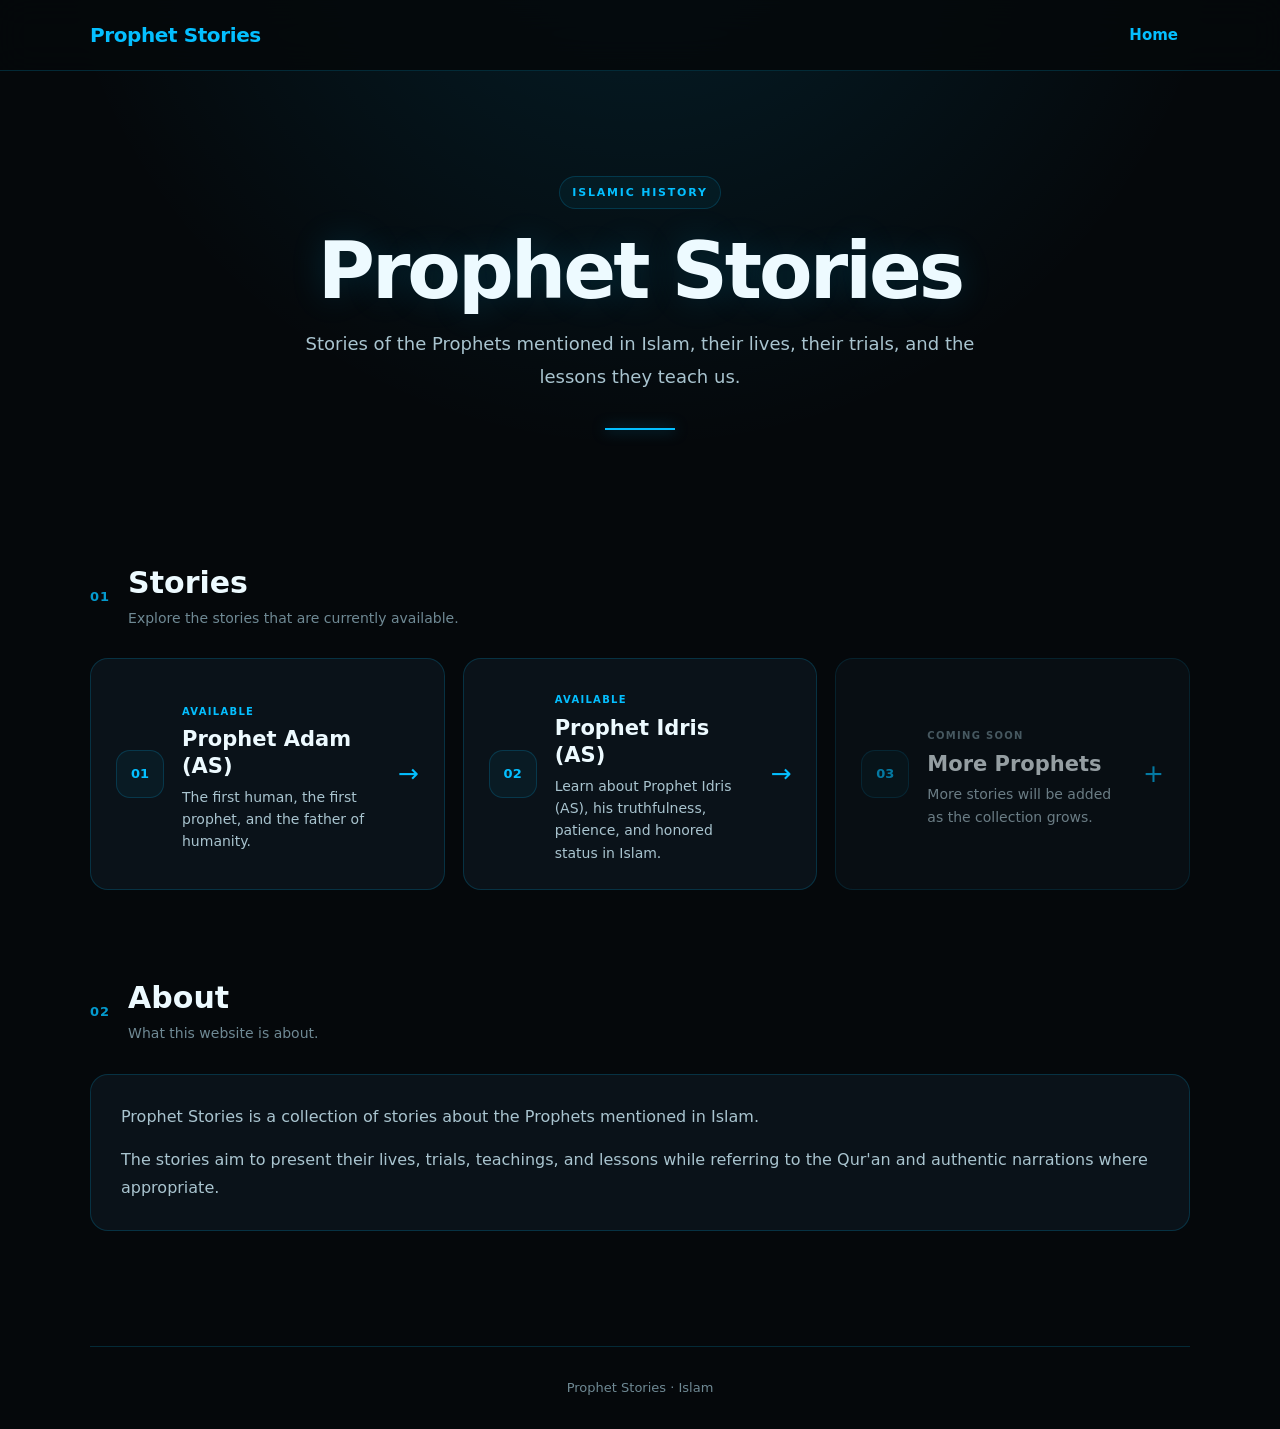
<file: index.html>
<!DOCTYPE html>
<html lang="en">
<head>
    <meta charset="UTF-8">
    <meta name="viewport" content="width=device-width, initial-scale=1.0">
    <meta name="description" content="Stories of the Prophets in Islam, with Qur'an references and lessons.">
    <title>Prophet Stories — Islam</title>
    <link rel="stylesheet" href="style.css">
</head>

<body class="home-page">

    <header class="site-header">
        <div class="header-inner">
            <a href="index.html" class="site-logo">Prophet Stories</a>

            <nav class="main-nav">
                <a href="index.html">Home</a>
            </nav>
        </div>
    </header>

    <main class="home-container">

        <section class="hero">
            <div class="hero-badge">ISLAMIC HISTORY</div>

            <h1>Prophet Stories</h1>

            <p class="hero-subtitle">
                Stories of the Prophets mentioned in Islam,
                their lives, their trials, and the lessons they teach us.
            </p>

            <div class="hero-line"></div>
        </section>

        <section class="stories-section">

            <div class="section-heading">
                <span class="section-number">01</span>
                <div>
                    <h2>Stories</h2>
                    <p>Explore the stories that are currently available.</p>
                </div>
            </div>

            <div class="story-grid">

                <a href="adam.html" class="story-card">
                    <div class="story-card-number">01</div>

                    <div class="story-card-content">
                        <span class="story-status available">AVAILABLE</span>
                        <h3>Prophet Adam (AS)</h3>
                        <p>
                            The first human, the first prophet,
                            and the father of humanity.
                        </p>
                    </div>

                    <span class="story-arrow">→</span>
                </a>

                <a href="idris.html" class="story-card">
                    <div class="story-card-number">02</div>

                    <div class="story-card-content">
                        <span class="story-status available">AVAILABLE</span>
                        <h3>Prophet Idris (AS)</h3>
                        <p>
                            Learn about Prophet Idris (AS), his truthfulness, patience, and honored status in Islam.
                        </p>
                    </div>

                    <span class="story-arrow">→</span>
                </a>

                <div class="story-card coming-soon">
                    <div class="story-card-number">03</div>

                    <div class="story-card-content">
                        <span class="story-status">COMING SOON</span>
                        <h3>More Prophets</h3>
                        <p>
                            More stories will be added as the
                            collection grows.
                        </p>
                    </div>

                    <span class="story-arrow">+</span>
                </div>

            </div>
        </section>

        <section class="about-section">

            <div class="section-heading">
                <span class="section-number">02</span>
                <div>
                    <h2>About</h2>
                    <p>What this website is about.</p>
                </div>
            </div>

            <div class="about-card">
                <p>
                    Prophet Stories is a collection of stories about
                    the Prophets mentioned in Islam.
                </p>

                <p>
                    The stories aim to present their lives, trials,
                    teachings, and lessons while referring to the
                    Qur'an and authentic narrations where appropriate.
                </p>
            </div>

        </section>

    </main>

    <footer class="site-footer">
        <p>Prophet Stories · Islam</p>
    </footer>

</body>
</html>
</file>
<file: style.css>
:root{--blue:#04bfff;--blue-bright:#35cfff;--blue-dark:#008fc4;--bg:#05080b;--bg-secondary:#091017;--card:rgba(12,22,30,.78);--card-hover:rgba(15,31,42,.95);--text:#edfaff;--text-secondary:#a9c4cf;--text-muted:#6f8994;--border:rgba(4,191,255,.18);--border-hover:rgba(4,191,255,.55);--max-width:1100px;--reading-width:900px;--radius:18px}
*{box-sizing:border-box}html{scroll-behavior:smooth}body{margin:0;min-height:100vh;background:radial-gradient(circle at 50% -10%,rgba(4,191,255,.13),transparent 35%),var(--bg);color:var(--text);font-family:Inter,ui-sans-serif,system-ui,-apple-system,BlinkMacSystemFont,"Segoe UI",sans-serif;line-height:1.75}a{color:inherit;text-decoration:none}::selection{background:rgba(4,191,255,.3);color:#fff}
.site-header{position:sticky;top:0;z-index:100;width:100%;background:rgba(5,8,11,.88);border-bottom:1px solid var(--border);backdrop-filter:blur(16px);-webkit-backdrop-filter:blur(16px)}.header-inner{width:min(var(--max-width),calc(100% - 40px));margin:auto;min-height:70px;display:flex;align-items:center;justify-content:space-between}.site-logo{color:var(--blue);font-size:20px;font-weight:800;letter-spacing:-.4px;transition:color .2s}.site-logo:hover{color:var(--blue-bright)}.main-nav a{display:inline-block;color:var(--blue);font-size:15px;font-weight:600;padding:8px 12px;border-radius:10px;transition:color .2s,background .2s}.main-nav a:hover{color:#fff;background:rgba(4,191,255,.08)}
.home-container{width:min(var(--max-width),calc(100% - 40px));margin:auto}.hero{padding:105px 0 90px;text-align:center}.hero-badge{display:inline-block;padding:6px 12px;border:1px solid var(--border);border-radius:999px;color:var(--blue);font-size:11px;font-weight:800;letter-spacing:1.8px;background:rgba(4,191,255,.05)}.hero h1{margin:22px 0 15px;color:var(--text);font-size:clamp(44px,8vw,78px);line-height:1.05;letter-spacing:-3px;text-shadow:0 0 35px rgba(4,191,255,.16)}.hero-subtitle{max-width:680px;margin:auto;color:var(--text-secondary);font-size:18px;line-height:1.8}.hero-line{width:70px;height:2px;margin:35px auto 0;background:var(--blue);box-shadow:0 0 14px rgba(4,191,255,.55)}
.stories-section,.about-section{padding:45px 0}.section-heading{display:flex;align-items:center;gap:18px;margin-bottom:28px}.section-number{color:var(--blue);font-size:13px;font-weight:800;letter-spacing:1px;opacity:.8}.section-heading h2{margin:0;color:var(--text);font-size:30px;line-height:1.2}.section-heading p{margin:5px 0 0;color:var(--text-muted);font-size:14px}.story-grid{display:grid;grid-template-columns:repeat(auto-fit,minmax(290px,1fr));gap:18px}.story-card{position:relative;display:flex;align-items:center;gap:18px;min-height:180px;padding:25px;background:var(--card);border:1px solid var(--border);border-radius:var(--radius);overflow:hidden;transition:transform .25s,border-color .25s,background .25s,box-shadow .25s}.story-card:before{content:"";position:absolute;inset:0 auto 0 0;width:3px;background:var(--blue);opacity:0;transition:opacity .25s}.story-card:hover{transform:translateY(-5px);background:var(--card-hover);border-color:var(--border-hover);box-shadow:0 15px 45px rgba(0,0,0,.35),0 0 30px rgba(4,191,255,.07)}.story-card:hover:before{opacity:1}.story-card-number{flex-shrink:0;width:48px;height:48px;display:grid;place-items:center;border:1px solid var(--border);border-radius:14px;color:var(--blue);font-size:13px;font-weight:800;background:rgba(4,191,255,.05)}.story-card-content{min-width:0}.story-status{display:inline-block;margin-bottom:6px;color:var(--text-muted);font-size:10px;font-weight:800;letter-spacing:1.3px}.story-status.available{color:var(--blue)}.story-card h3{margin:0 0 5px;color:var(--text);font-size:21px;line-height:1.3}.story-card p{margin:0;color:var(--text-secondary);font-size:14px;line-height:1.6}.story-arrow{margin-left:auto;color:var(--blue);font-size:25px;transition:transform .2s}.story-card:hover .story-arrow{transform:translateX(5px)}.coming-soon{cursor:default;opacity:.62}.coming-soon:hover{transform:none;background:var(--card);border-color:var(--border);box-shadow:none}.coming-soon:before{display:none}.about-card{padding:28px 30px;background:var(--card);border:1px solid var(--border);border-radius:var(--radius)}.about-card p{margin:0 0 15px;color:var(--text-secondary);font-size:16px}.about-card p:last-child{margin-bottom:0}.site-footer{width:min(var(--max-width),calc(100% - 40px));margin:70px auto 0;padding:30px 0;border-top:1px solid var(--border);text-align:center}.site-footer p{margin:0;color:var(--text-muted);font-size:13px}
.story-page{background:radial-gradient(circle at 50% -10%,rgba(4,191,255,.10),transparent 32%),var(--bg)}
/* Render-MD replaces <md> with <div class="md-rendered">, so style that output. */
.story-page .md-rendered{display:block;width:100%;max-width:none;margin:0 auto;padding:42px 24px 10px}
.story-page .md-rendered>h1,.story-page .md-rendered>h2,.story-page .md-rendered>h3,.story-page .md-rendered>h4,.story-page .md-rendered>p,.story-page .md-rendered>blockquote,.story-page .md-rendered>ol,.story-page .md-rendered>ul,.story-page .md-rendered>hr{width:min(var(--reading-width),100%);margin-left:auto;margin-right:auto}
.story-page .md-rendered>h1:first-child{margin-top:0;margin-bottom:14px;color:var(--text);font-size:clamp(36px,5vw,58px);line-height:1.12;letter-spacing:-1.8px;overflow-wrap:anywhere;text-shadow:0 0 30px rgba(4,191,255,.15)}
.story-page .md-rendered>h2{margin-top:58px;margin-bottom:20px;padding-top:25px;border-top:1px solid var(--border);color:var(--text);font-size:clamp(26px,4vw,36px);line-height:1.25;letter-spacing:-.8px}
.story-page .md-rendered>h3{margin-top:28px;margin-bottom:26px;color:var(--blue);font-size:18px;line-height:1.5;font-weight:650}.story-page .md-rendered>h4{margin-top:30px;margin-bottom:12px;color:var(--text);font-size:20px}.story-page .md-rendered>p{margin-top:0;margin-bottom:22px;color:var(--text-secondary);font-size:17px;line-height:1.9}.story-page .md-rendered strong{color:var(--text)}
.story-page .md-rendered ol,.story-page .md-rendered ul{margin-top:18px;margin-bottom:28px;padding-left:30px;color:var(--text-secondary)}.story-page .md-rendered li{margin-bottom:11px;padding-left:4px;font-size:17px;line-height:1.85}.story-page .md-rendered li::marker{color:var(--blue)}
.story-page .md-rendered blockquote{margin-top:28px;margin-bottom:30px;padding:20px 25px;background:linear-gradient(135deg,rgba(4,191,255,.09),rgba(4,191,255,.025));border-left:3px solid var(--blue);border-radius:0 14px 14px 0;box-shadow:0 10px 35px rgba(0,0,0,.2)}.story-page .md-rendered blockquote p{width:auto;margin:0 0 12px;color:#dff7ff;font-size:17px;line-height:1.8}.story-page .md-rendered blockquote p:last-child{margin-bottom:0}
.story-page .md-rendered>hr{height:1px;margin-top:50px;margin-bottom:50px;border:0;background:linear-gradient(90deg,transparent,var(--border),transparent)}.story-page .md-rendered a{color:var(--blue);text-decoration:underline;text-underline-offset:3px}.story-page .md-rendered a:hover{color:var(--blue-bright)}.story-page .md-rendered img{max-width:100%;height:auto;border-radius:12px}.story-page .md-rendered table{display:block;max-width:100%;overflow-x:auto;border-collapse:collapse}.story-page .md-rendered th,.story-page .md-rendered td{padding:10px 12px;border:1px solid var(--border)}.story-page .md-rendered th{color:var(--blue);text-align:left}
.story-back{display:block;width:min(var(--reading-width),calc(100% - 48px));margin:18px auto 65px;color:var(--text-secondary);font-size:14px;font-weight:600}.story-back:hover{color:var(--blue)}
@media(max-width:700px){.header-inner{width:calc(100% - 28px);min-height:62px}.site-logo{font-size:18px}.home-container{width:calc(100% - 28px)}.hero{padding:75px 0 60px}.hero h1{letter-spacing:-2px}.hero-subtitle{font-size:16px}.stories-section,.about-section{padding:30px 0}.section-heading h2{font-size:26px}.story-grid{grid-template-columns:1fr}.story-card{min-height:155px;padding:21px}.story-page .md-rendered{padding:30px 16px 8px}.story-page .md-rendered>h1:first-child{font-size:clamp(32px,8vw,42px);letter-spacing:-1px}.story-page .md-rendered>h2{margin-top:42px;padding-top:22px;font-size:27px}.story-page .md-rendered>h3{margin-top:22px;margin-bottom:22px;font-size:16px}.story-page .md-rendered>p{font-size:16px;line-height:1.85}.story-page .md-rendered li{font-size:16px}.story-page .md-rendered blockquote{padding:17px 18px}.story-page .md-rendered blockquote p{font-size:16px}.story-back{width:calc(100% - 32px);margin-bottom:45px}}
@media(prefers-reduced-motion:reduce){html{scroll-behavior:auto}*,*:before,*:after{transition:none!important}}
</file>
